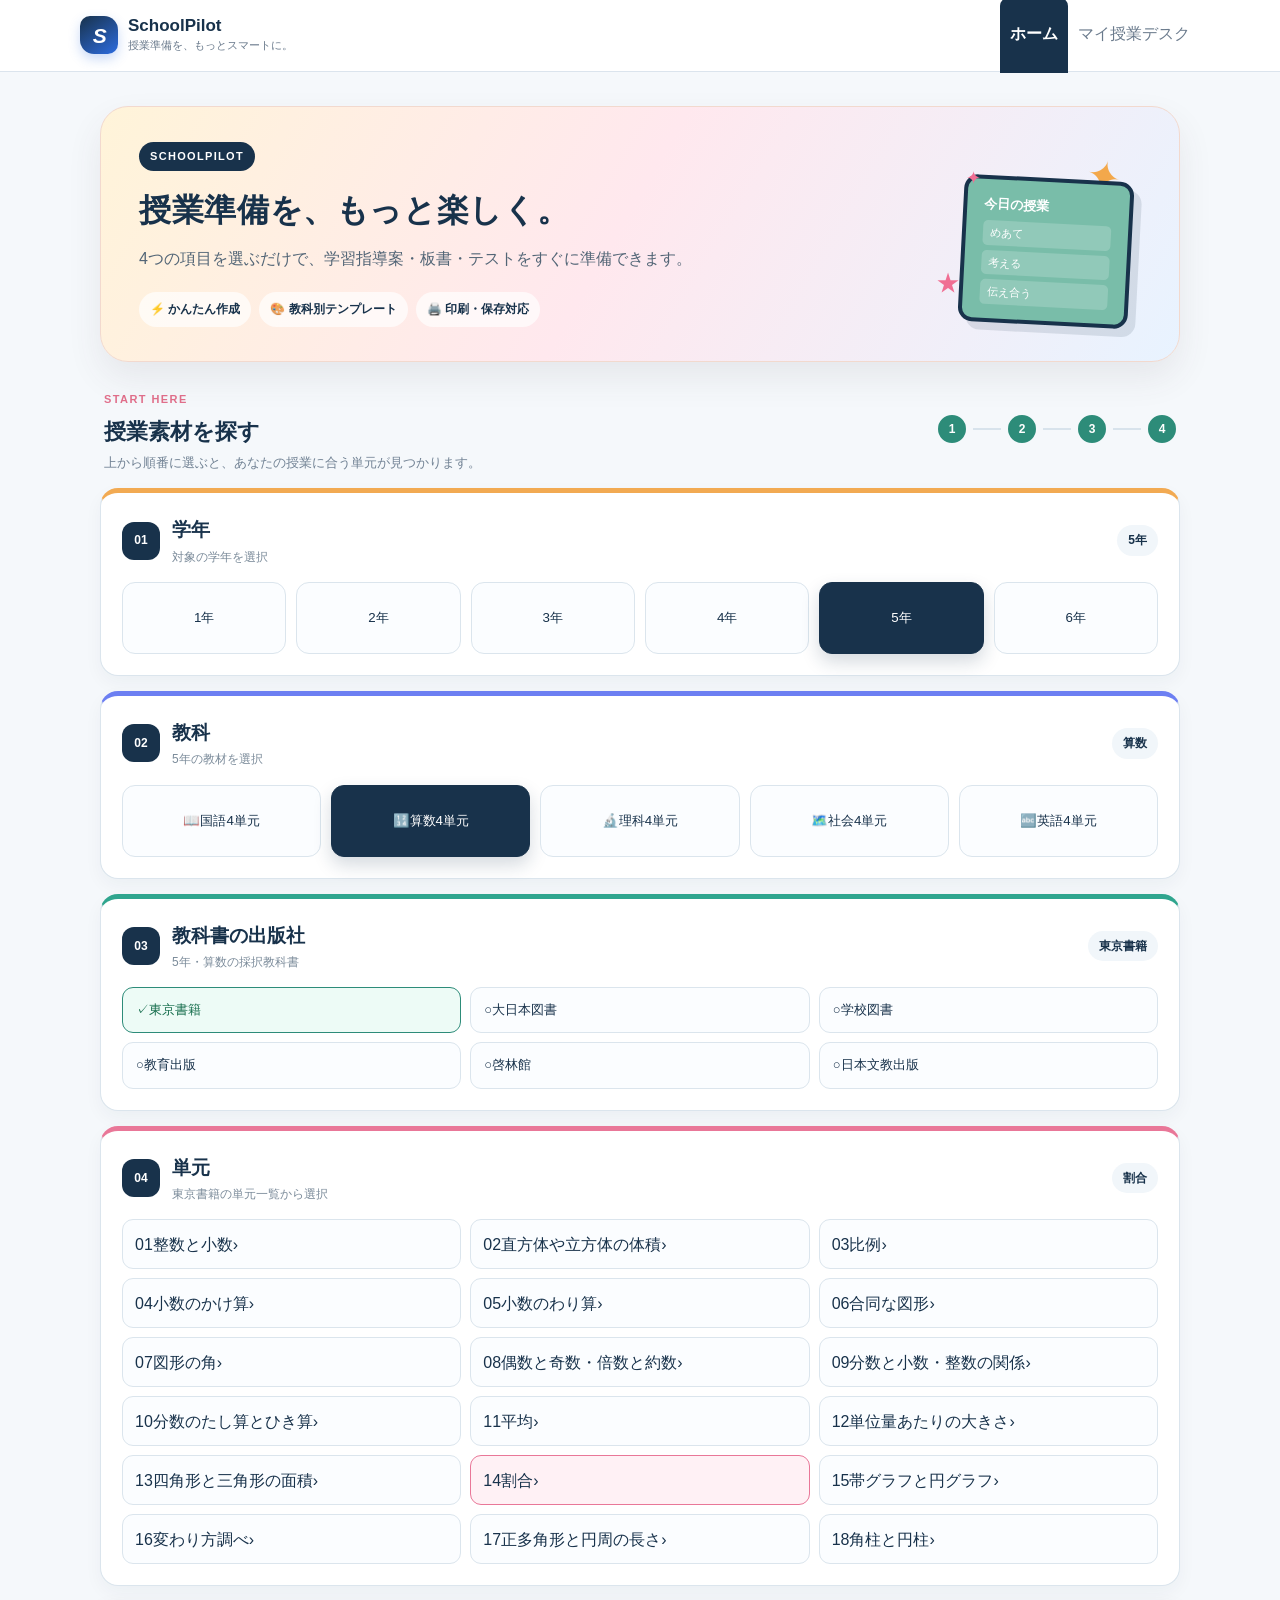
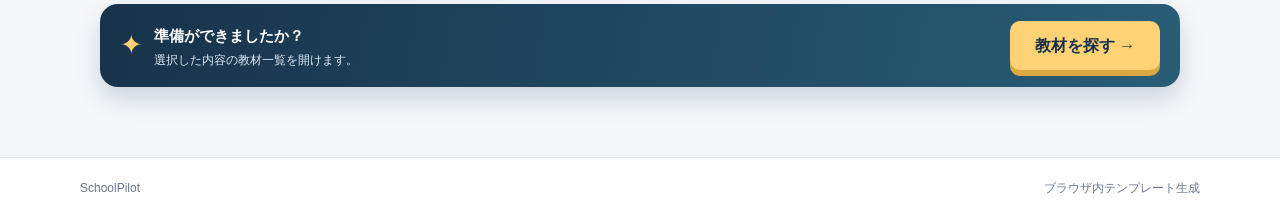
<file: index.html>
<!doctype html>
<html lang="ja">
<head>
  <meta charset="utf-8">
  <meta name="viewport" content="width=device-width, initial-scale=1">
  <meta name="description" content="SchoolPilot - 授業案・板書・小テストをブラウザ内で作成">
  <title>SchoolPilot v14</title>
  <link rel="stylesheet" href="styles.css">
</head>
<body>
  <header class="site-header">
    <div class="brand"><span class="brand-mark">S</span><div><strong>SchoolPilot</strong><small>授業準備を、もっとスマートに。</small></div></div>
    <nav aria-label="メインナビ"><button class="nav-link active" data-page="home">ホーム</button><button class="nav-link" data-page="desk">マイ授業デスク</button></nav>
  </header>
  <main id="app" class="container"></main>
  <footer><span>SchoolPilot</span><span>ブラウザ内テンプレート生成</span></footer>
  <script src="app.js"></script>
</body>
</html>
</file>
<file: styles.css>
:root{--navy:#18324b;--blue:#2d6cdf;--sky:#eaf3ff;--mint:#e8f7f1;--ink:#203040;--muted:#6b7b8d;--line:#dbe4ed;--bg:#f5f8fb;--white:#fff;--accent:#ef9f4a;--shadow:0 10px 30px rgba(24,50,75,.08)}
*{box-sizing:border-box}body{margin:0;background:var(--bg);color:var(--ink);font-family:-apple-system,BlinkMacSystemFont,"Noto Sans JP","Yu Gothic",sans-serif;line-height:1.7}.site-header{height:72px;background:var(--white);border-bottom:1px solid var(--line);display:flex;align-items:center;padding:0 max(20px,calc((100% - 1120px)/2));gap:32px}.brand{display:flex;align-items:center;gap:10px;margin-right:auto}.brand-mark{display:grid;place-items:center;width:38px;height:38px;border-radius:12px;background:var(--navy);color:#fff;font-weight:700;font-size:21px}.brand strong{display:block;color:var(--navy);font-size:17px;line-height:1.2}.brand small{display:block;color:var(--muted);font-size:11px}.nav-link{border:0;background:none;color:var(--muted);font:inherit;padding:22px 10px;cursor:pointer}.nav-link.active{color:var(--blue);font-weight:700;border-bottom:3px solid var(--blue)}.version{font-size:12px;color:var(--muted);border:1px solid var(--line);padding:2px 8px;border-radius:20px}.container{max-width:1120px;margin:0 auto;padding:34px 20px 70px}.hero{background:linear-gradient(120deg,#edf5ff,#fff);border:1px solid #dceaff;border-radius:22px;padding:30px 34px;margin-bottom:24px}.eyebrow{color:var(--blue);font-weight:700;font-size:13px;letter-spacing:.08em}.hero h1{margin:5px 0 8px;font-size:30px;color:var(--navy)}.hero p{margin:0;color:var(--muted)}.section-title{display:flex;justify-content:space-between;align-items:end;margin:28px 0 12px}.section-title h2{margin:0;color:var(--navy);font-size:20px}.section-title p{margin:0;color:var(--muted);font-size:13px}.grade-grid,.subject-grid,.unit-grid{display:grid;grid-template-columns:repeat(auto-fit,minmax(150px,1fr));gap:12px}.choice,.unit-card,.desk-card{background:var(--white);border:1px solid var(--line);border-radius:14px;padding:16px;cursor:pointer;text-align:left;transition:.2s;box-shadow:0 3px 10px rgba(24,50,75,.03)}.choice:hover,.unit-card:hover,.choice.selected{border-color:var(--blue);transform:translateY(-2px);box-shadow:var(--shadow)}.choice strong,.unit-card strong{display:block;color:var(--navy)}.choice span,.unit-card span{font-size:13px;color:var(--muted)}.panel{background:#fff;border:1px solid var(--line);border-radius:18px;padding:24px;box-shadow:var(--shadow);margin-top:20px}.crumbs{color:var(--muted);font-size:13px;margin-bottom:6px}.unit-head{display:flex;justify-content:space-between;gap:20px;align-items:start}.unit-head h1{margin:0;color:var(--navy);font-size:28px}.pill{display:inline-block;padding:3px 10px;border-radius:20px;background:var(--sky);color:var(--blue);font-size:12px;font-weight:700}.tabs{display:flex;gap:8px;border-bottom:1px solid var(--line);margin:22px 0 20px;overflow:auto}.tab{border:0;background:none;padding:10px 14px;color:var(--muted);font:inherit;white-space:nowrap;cursor:pointer}.tab.active{color:var(--blue);font-weight:700;border-bottom:3px solid var(--blue)}.levels{display:flex;flex-wrap:wrap;gap:8px;margin:12px 0 18px}.level{border:1px solid var(--line);background:#fff;border-radius:20px;padding:7px 14px;color:var(--ink);cursor:pointer}.level.selected{background:var(--navy);color:#fff;border-color:var(--navy)}.primary,.secondary{border:0;border-radius:10px;padding:11px 17px;font:inherit;font-weight:700;cursor:pointer}.primary{background:var(--blue);color:#fff}.secondary{background:#eef3f7;color:var(--navy)}.actions{display:flex;flex-wrap:wrap;gap:10px;margin-top:18px}.feature{border:1px solid var(--line);border-radius:14px;padding:20px;margin:16px 0;background:linear-gradient(120deg,#fff,#fbfdff)}.feature h2{font-size:19px;margin:0 0 4px;color:var(--navy)}.feature p{margin:0;color:var(--muted);font-size:13px}.feature.test{border-color:#c9e9dd;background:linear-gradient(120deg,#f4fffa,#fff)}.result{margin-top:20px;border-top:1px solid var(--line);padding-top:20px}.result h3{margin:0;color:var(--navy)}.question{background:#f8fafc;border:1px solid var(--line);border-radius:12px;padding:15px;margin:12px 0}.question-head{display:flex;gap:8px;align-items:center;margin-bottom:6px}.qno{background:var(--navy);color:#fff;border-radius:50%;width:26px;height:26px;display:grid;place-items:center;font-size:13px}.format{font-size:11px;color:var(--blue);font-weight:700;background:var(--sky);border-radius:12px;padding:2px 8px}.question p{margin:5px 0}.answer{color:#146c4b;font-weight:700}.explain{color:#526576;font-size:13px}.notice{color:var(--muted);font-size:13px;background:#f7f9fb;padding:11px 13px;border-radius:10px}.empty{padding:50px 20px;text-align:center;color:var(--muted);background:#fff;border:1px dashed var(--line);border-radius:16px}.desk-grid{display:grid;grid-template-columns:repeat(auto-fit,minmax(240px,1fr));gap:14px}.desk-card h3{margin:0 0 6px;color:var(--navy);font-size:16px}.desk-card p{font-size:13px;color:var(--muted);margin:0}footer{border-top:1px solid var(--line);padding:20px max(20px,calc((100% - 1120px)/2));display:flex;justify-content:space-between;color:var(--muted);font-size:12px;background:#fff}@media(max-width:650px){.site-header{gap:8px;padding:0 14px}.brand small{display:none}.nav-link{font-size:13px;padding:22px 5px}.version{display:none}.container{padding:22px 14px 50px}.hero{padding:22px}.hero h1{font-size:24px}.unit-head{display:block}.unit-head .pill{margin-top:10px}footer{display:block}footer span{display:block;margin:3px 0}}
 .question{border-width:2px;box-shadow:0 4px 0 #edf3f8}.question:nth-of-type(3n+1){border-color:#bfe5dc;background:#f5fffc}.question:nth-of-type(3n+2){border-color:#f5d7a9;background:#fffaf2}
.result .format{display:none}.work-label{font-size:12px;color:var(--muted);margin-top:10px}.question .answer-line{height:46px}.question:has(.format){min-height:0}
.worksheet-preview{display:grid;grid-template-columns:1fr 1fr;gap:12px;margin-top:14px}.worksheet-item{border:2px solid #bfe5dc;border-radius:14px;padding:14px;background:#f5fffc;min-height:130px}.worksheet-item:nth-child(even){border-color:#f5d7a9;background:#fffaf2}.worksheet-label{display:inline-block;margin-right:7px;padding:3px 9px;border-radius:7px;background:var(--navy);color:#fff;font-weight:700;font-size:13px}.worksheet-item strong{font-size:14px}.worksheet-lines{height:48px;border-bottom:1px dashed #aebdca;margin-top:16px}@media(max-width:650px){.worksheet-preview{grid-template-columns:1fr}}
.pack{border-color:#d8c9f4;background:linear-gradient(120deg,#fbf8ff,#fff)}.pack-list{display:grid;grid-template-columns:1fr 1fr;gap:10px;margin-top:16px}.pack-list div{padding:12px;border-radius:10px;background:#fff;border:1px solid var(--line)}.pack-list b{display:block;color:var(--navy)}.pack-list span{font-size:12px;color:var(--muted)}@media(max-width:650px){.pack-list{grid-template-columns:1fr}}
.brand-mark{background:linear-gradient(145deg,#18324b 0%,#2d6cdf 100%);border-radius:10px 14px 10px 14px;box-shadow:0 5px 12px rgba(45,108,223,.25);font-family:Arial,sans-serif;font-style:italic;letter-spacing:-.08em}.brand-mark::after{content:'';position:absolute}
.source-note{margin:8px 0 14px;color:var(--muted);font-size:11px}.source-note a{color:var(--blue);text-decoration:none}.source-note a:hover{text-decoration:underline}
.support-paper{margin-top:14px}.support-row{display:flex;gap:12px;align-items:flex-start;padding:13px;border:1px solid var(--line);border-radius:10px;margin:9px 0;background:#fbfdff}.support-row b{display:grid;place-items:center;min-width:27px;height:27px;border-radius:50%;background:var(--navy);color:#fff}.support-row span{font-weight:600;color:var(--ink)}
.lesson-sample-image{margin:18px 0 4px;border:1px solid #d7e3ee;border-radius:16px;overflow:hidden;background:#f5f9fc;box-shadow:0 8px 20px rgba(25,55,80,.08)}
.lesson-sample-title{display:flex;align-items:center;gap:12px;padding:16px 18px;background:linear-gradient(135deg,var(--sample-accent),#18324b);color:#fff}.lesson-sample-title>span{display:grid;place-items:center;width:42px;height:42px;border-radius:12px;background:rgba(255,255,255,.18);font-size:23px}.lesson-sample-title b{display:block;font-size:17px}.lesson-sample-title small{display:block;margin-top:3px;color:rgba(255,255,255,.82)}
.lesson-sample-flow{display:grid;grid-template-columns:repeat(5,1fr);gap:8px;padding:14px}.lesson-sample-step{min-width:0;padding:11px 9px;border:1px solid #d8e3ec;border-radius:11px;background:#fff}.lesson-sample-step>strong{display:grid;place-items:center;width:24px;height:24px;border-radius:50%;background:#18324b;color:#fff;font-size:12px;margin-bottom:8px}.lesson-sample-step b{display:block;font-size:12px;color:#18324b}.lesson-sample-step p{margin:6px 0 0;font-size:11px;line-height:1.55;color:#526576}.lesson-sample-image::after{content:'学習指導案サンプル';display:block;padding:0 14px 10px;text-align:right;font-size:10px;color:#8192a2}
@media (max-width:760px){.lesson-sample-flow{grid-template-columns:1fr 1fr}.lesson-sample-step:last-child{grid-column:1/-1}}
.desk-category{margin-top:28px}.desk-category .section-title{margin-top:0}
.danger{border:0;border-radius:10px;padding:11px 17px;font:inherit;font-weight:700;cursor:pointer;background:#fff0f0;color:#b43a3a}
.board-visual{margin:16px 0;border-radius:14px;background:#18324b;padding:12px;color:#fff;box-shadow:inset 0 0 0 3px #2b526f}.board-head{font-size:12px;color:#bfe5dc;margin-bottom:8px}.board-columns{display:grid;grid-template-columns:repeat(3,1fr);gap:8px}.board-part{min-height:135px;padding:12px;border:1px solid rgba(255,255,255,.35);border-radius:8px;background:rgba(255,255,255,.06)}.board-part b{color:#ffe28a}.board-part p{font-size:14px;margin:8px 0}.board-icon{font-size:23px;display:block}.number-line{display:flex;align-items:center;gap:5px;color:#ffe28a;margin-top:18px}.number-line i{height:3px;background:#ffe28a;flex:1;position:relative}.number-line i:after{content:'';position:absolute;left:45%;top:-5px;width:12px;height:12px;border-radius:50%;background:#ff9f6e}@media(max-width:650px){.board-columns{grid-template-columns:1fr}.board-part{min-height:90px}}
.overview-points{display:flex;flex-wrap:wrap;gap:8px;margin-top:14px}.overview-points span{padding:7px 11px;border-radius:20px;background:var(--sky);color:var(--blue);font-size:13px}.minutes{display:flex;gap:8px;margin-top:14px}
.overview-card{background:#fff;border:1px solid var(--line);border-radius:16px;padding:22px;box-shadow:var(--shadow)}.overview-card h2{font-size:18px;color:var(--navy);margin:18px 0 6px}.overview-card h2:first-of-type{margin-top:14px}.evaluation-grid{display:grid;grid-template-columns:repeat(3,1fr);gap:10px}.evaluation-grid>div{border:1px solid var(--line);border-radius:10px;padding:12px;background:#f8fbfe}.evaluation-grid b{color:var(--blue);font-size:13px}.evaluation-grid p{font-size:13px;color:var(--muted);margin:6px 0 0}@media(max-width:700px){.evaluation-grid{grid-template-columns:1fr}}
  .publisher-grid{display:grid;grid-template-columns:repeat(auto-fit,minmax(150px,1fr));gap:12px}.publisher-note{margin:10px 0 20px;color:var(--muted);font-size:12px}
  .home-search{text-align:center;margin:32px 0 8px}.search-button{min-width:180px;font-size:17px}.search-button:disabled{background:#cbd5df;color:#fff;cursor:not-allowed;transform:none;box-shadow:none}.search-note{margin:10px 0;color:var(--muted);font-size:12px}
  .choice.selected,.unit-card.selected{background:var(--navy);border-color:var(--navy);color:#fff;box-shadow:0 6px 16px rgba(24,50,75,.2)}.choice.selected strong,.unit-card.selected strong{color:#fff}.choice.selected span,.unit-card.selected span{color:#eaf3ff}
  .tab.active{background:var(--navy);color:#fff;border-bottom-color:var(--navy);border-radius:8px 8px 0 0}.nav-link.active{background:var(--navy);color:#fff;border-bottom-color:var(--navy);border-radius:8px 8px 0 0}
  .reference-card{margin-top:18px;padding:20px;border:1px solid #dceaff;border-radius:14px;background:linear-gradient(120deg,#f7fbff,#fff)}.reference-card h2{margin:0 0 6px;color:var(--navy);font-size:18px}.reference-card p{margin:0 0 14px;color:var(--muted);font-size:13px}.reference-grid{display:grid;grid-template-columns:repeat(3,1fr);gap:10px}.reference-grid a{display:block;padding:12px;border:1px solid var(--line);border-radius:10px;background:#fff;color:var(--blue);font-weight:700;text-decoration:none;font-size:13px}.reference-grid a:hover{border-color:var(--blue);box-shadow:var(--shadow)}.reference-grid a span{display:block;margin-top:5px;color:var(--muted);font-size:11px;font-weight:400}@media(max-width:700px){.reference-grid{grid-template-columns:1fr}}
  .test-source-links{margin:18px 0;padding:14px 16px;border:1px solid #f2d4a5;border-radius:12px;background:#fffaf2;color:var(--ink);font-size:13px}.test-source-links strong{display:block;margin-bottom:8px;color:var(--navy)}.test-source-links a{display:inline-block;margin:4px 12px 0 0;color:var(--blue);font-weight:700;text-decoration:none}.test-source-links a:hover{text-decoration:underline}
  .tab-back{display:flex;justify-content:center;margin:28px 0 4px;padding-top:18px;border-top:1px solid var(--line)}.tab-back .secondary{min-width:150px}
  .home-hero{position:relative;display:flex;justify-content:space-between;gap:28px;overflow:hidden;margin-bottom:22px;padding:34px 38px;border-radius:28px;background:linear-gradient(120deg,#fff4d9 0%,#ffe8ee 48%,#e8f3ff 100%);border:1px solid #f2d9ce;box-shadow:0 16px 35px rgba(80,64,75,.09)}.home-hero-copy{position:relative;z-index:1}.home-kicker{display:inline-block;padding:5px 11px;border-radius:999px;background:#18324b;color:#fff;font-size:11px;font-weight:800;letter-spacing:.12em}.home-hero h1{margin:12px 0 8px;color:#18324b;font-size:32px;letter-spacing:.02em}.home-hero p{max-width:600px;margin:0;color:#526576}.home-benefits{display:flex;flex-wrap:wrap;gap:8px;margin-top:20px}.home-benefits span{padding:7px 11px;border-radius:999px;background:rgba(255,255,255,.7);color:#18324b;font-size:12px;font-weight:700}.home-hero-art{position:relative;width:220px;min-height:150px;flex:0 0 220px}.art-sun{position:absolute;right:20px;top:0;color:#f3a84b;font-size:42px;transform:rotate(15deg)}.art-board{position:absolute;right:10px;bottom:2px;display:grid;gap:5px;width:170px;padding:14px 17px;border:4px solid #18324b;border-radius:14px;background:#79bda9;color:#fff;box-shadow:8px 8px 0 rgba(24,50,75,.12);transform:rotate(3deg)}.art-board b{font-size:13px}.art-board span{padding:3px 7px;border-radius:5px;background:rgba(255,255,255,.18);font-size:11px}.art-star{position:absolute;color:#f06e93}.star-one{left:15px;bottom:23px;font-size:24px}.star-two{left:45px;top:22px;font-size:18px}.selection-guide{display:flex;align-items:center;justify-content:space-between;gap:20px;margin:10px 0 14px;padding:0 4px}.guide-eyebrow{color:#e16f8b;font-size:11px;font-weight:800;letter-spacing:.13em}.selection-guide h2{margin:2px 0;color:#18324b;font-size:22px}.selection-guide p{margin:0;color:#718294;font-size:13px}.selection-progress{display:flex;align-items:center;gap:7px}.progress-dot{display:grid;place-items:center;width:28px;height:28px;border:2px solid #d8e3ec;border-radius:50%;color:#8a9aaa;font-size:12px;font-weight:800;background:#fff}.progress-dot.done{border-color:#2d8c79;background:#2d8c79;color:#fff}.selection-progress i{width:28px;height:2px;background:#d8e3ec}.home-flow{display:grid;gap:15px}.home-step{position:relative;padding:21px;border:1px solid #dbe5ed;border-radius:18px;background:#fff;box-shadow:0 7px 18px rgba(24,50,75,.045)}.step-grade{border-top:5px solid #f2aa52}.step-subject{border-top:5px solid #6c7ff2}.step-publisher{border-top:5px solid #2fa58e}.step-unit{border-top:5px solid #e97798}.home-step-head{display:flex;align-items:center;gap:12px;margin-bottom:15px}.step-badge{display:grid;place-items:center;width:38px;height:38px;border-radius:12px;background:#18324b;color:#fff;font-size:12px;font-weight:800}.home-step-head h2{margin:0;color:#18324b;font-size:19px}.home-step-head p{margin:0;color:#7b8b9a;font-size:12px}.home-step-head>strong{margin-left:auto;padding:5px 11px;border-radius:999px;background:#f1f6fa;color:#18324b;font-size:12px}.home-choice-grid{display:grid;gap:10px}.grade-choice-grid{grid-template-columns:repeat(6,1fr)}.subject-choice-grid{grid-template-columns:repeat(5,1fr)}.home-choice,.home-publisher,.home-unit{border:1px solid #dbe5ed;background:#fbfdff;color:#18324b;cursor:pointer;transition:.18s}.home-choice{min-height:72px;border-radius:13px;padding:10px 8px;text-align:center}.home-choice:hover,.home-publisher:hover,.home-unit:hover{transform:translateY(-2px);border-color:#6c7ff2;box-shadow:0 7px 16px rgba(50,85,120,.1)}.home-choice.selected{border-color:#18324b;background:#18324b;color:#fff;box-shadow:0 8px 18px rgba(24,50,75,.18)}.choice-icon{display:block;margin-bottom:3px;font-size:20px}.home-choice b{display:block;font-size:14px}.home-choice small{display:block;margin-top:2px;color:#7f8e9d;font-size:10px}.home-choice.selected small{color:#d9e7f4}.publisher-choice-grid{display:grid;grid-template-columns:repeat(3,1fr);gap:9px}.home-publisher{display:flex;align-items:center;gap:8px;padding:11px 13px;border-radius:11px;text-align:left;font:inherit;font-size:13px}.home-publisher span{color:#9aacbb;font-weight:800}.home-publisher.selected{border-color:#2d8c79;background:#edfbf6;color:#146c4b}.home-publisher.selected span{color:#2d8c79}.home-unit-grid{display:grid;grid-template-columns:repeat(3,1fr);gap:9px}.home-unit{display:flex;align-items:center;gap:10px;min-height:50px;padding:9px 12px;border-radius:11px;text-align:left;font:inherit}.home-unit>span{color:#e97798;font-size:11px;font-weight:800}.home-unit b{font-size:12px;line-height:1.4}.home-unit em{margin-left:auto;color:#9aacbb;font-size:22px;font-style:normal}.home-unit.selected{border-color:#e97798;background:#fff1f5}.home-unit.selected>span,.home-unit.selected em{color:#e15e80}.home-action{display:flex;align-items:center;justify-content:space-between;gap:20px;margin-top:18px;padding:17px 20px;border-radius:18px;background:linear-gradient(100deg,#18324b,#295d76);color:#fff;box-shadow:0 12px 24px rgba(24,50,75,.18)}.home-action>div{display:flex;align-items:center;gap:11px}.action-spark{font-size:27px;color:#ffd275}.home-action b{font-size:15px}.home-action p{margin:1px 0 0;color:#dcecf5;font-size:12px}.home-search-button{min-width:150px;background:#ffd275;color:#18324b;box-shadow:0 6px 0 #d9a944}.home-search-button:hover{transform:translateY(-1px)}.home-search-button:disabled{background:#95a9b7;color:#e7eef2;box-shadow:none;cursor:not-allowed}.home-search-button span{margin-left:8px;font-size:18px}
  @media(max-width:760px){.home-hero{padding:24px}.home-hero h1{font-size:25px}.home-hero-art{display:none}.selection-guide{display:block}.selection-progress{margin-top:14px}.grade-choice-grid{grid-template-columns:repeat(3,1fr)}.subject-choice-grid{grid-template-columns:repeat(3,1fr)}.publisher-choice-grid,.home-unit-grid{grid-template-columns:1fr}.home-action{display:block}.home-search-button{width:100%;margin-top:13px}}
  .grade-choice-grid .choice-icon{display:none}.grade-choice-grid .home-choice b{font-size:18px}
  .reference-lesson-sample{margin:22px 0 6px;padding:18px;border:1px solid #d7e3ee;border-radius:16px;background:linear-gradient(145deg,#fffdf8,#f7fbff);box-shadow:0 8px 20px rgba(25,55,80,.07)}.sample-heading{display:flex;align-items:center;gap:11px}.sample-heading>span{display:grid;place-items:center;width:38px;height:38px;border-radius:10px;background:#18324b;color:#fff;font-size:20px}.sample-heading h4{margin:0;color:#18324b;font-size:17px}.sample-heading p{margin:2px 0 0;color:#718294;font-size:11px}.reference-lesson-sample h5{margin:16px 0 10px;color:#18324b;font-size:18px}.sample-meta{display:grid;grid-template-columns:1fr 1fr;gap:9px;margin-bottom:12px}.sample-meta>div{padding:10px 12px;border-radius:10px;background:#eef6fb}.sample-meta b{display:block;margin-bottom:3px;color:#2d6b88;font-size:11px}.sample-meta span{display:block;color:#526576;font-size:12px;line-height:1.55}.sample-stages{display:grid;grid-template-columns:repeat(5,1fr);gap:7px}.sample-stages>div{min-width:0;padding:10px 8px;border:1px solid #d8e3ec;border-radius:9px;background:#fff}.sample-stages strong{display:grid;place-items:center;width:22px;height:22px;margin-bottom:6px;border-radius:50%;background:#f0a253;color:#fff;font-size:11px}.sample-stages span{display:block;color:#526576;font-size:11px;line-height:1.55}.sample-source-link{display:inline-block;margin-top:13px;color:#2468d6;font-size:12px;font-weight:700;text-decoration:none}.sample-source-link:hover{text-decoration:underline}@media(max-width:760px){.sample-meta,.sample-stages{grid-template-columns:1fr}.sample-stages>div{display:flex;gap:8px;align-items:flex-start}.sample-stages strong{flex:0 0 auto}}
  .sample-links{display:flex;flex-wrap:wrap;gap:9px;margin-top:14px}.sample-links a{padding:7px 10px;border-radius:999px;background:#eaf3ff;color:#2468d6;font-size:11px;font-weight:700;text-decoration:none}.sample-links a:hover{text-decoration:underline;background:#dceaff}
/* 授業準備タブ・単元別ネタ帳 */
.prep-shell{display:grid;gap:18px}
.prep-hero{padding:24px;border-radius:22px;background:linear-gradient(135deg,#e8f3ff,#fff4df);border:1px solid #d8e6f5}
.prep-hero h2{margin:10px 0 6px;color:#153957;font-size:1.45rem}
.prep-hero p{margin:0;color:#52718f}
.prep-grid{display:grid;grid-template-columns:repeat(5,minmax(0,1fr));gap:12px}
.prep-card{display:flex;gap:10px;align-items:flex-start;padding:16px;border:1px solid #dce8f2;border-radius:16px;background:#fff;box-shadow:0 8px 20px rgba(28,65,98,.06)}
.prep-number{display:grid;place-items:center;flex:0 0 28px;height:28px;border-radius:50%;background:#1d527d;color:#fff;font-weight:800}
.prep-card h3{margin:1px 0 5px;color:#173a59;font-size:1rem}.prep-card p{margin:0;color:#607d96;font-size:.86rem;line-height:1.55}
.prep-resources h2,.prep-notebook h2{margin-top:0;color:#173a59}
.prep-resource-grid{display:grid;grid-template-columns:repeat(3,minmax(0,1fr));gap:12px}
.prep-resource{display:flex;flex-direction:column;gap:7px;padding:16px;border-radius:15px;background:#f6fbff;border:1px solid #d5e6f3;color:#1e5f9a;text-decoration:none;transition:transform .18s,box-shadow .18s}
.prep-resource:hover{transform:translateY(-2px);box-shadow:0 8px 20px rgba(27,87,132,.12)}
.prep-resource strong{font-size:1rem}.prep-resource span{color:#5c7590;font-size:.88rem;line-height:1.55}
.prep-notebook-head{display:flex;justify-content:space-between;align-items:flex-start;gap:12px}.prep-notebook-head p{color:#607d96;margin-top:0}
.prep-note-count{padding:7px 11px;border-radius:999px;background:#fff1d9;color:#9a641e;font-weight:700;white-space:nowrap}
#prep-note-input{width:100%;box-sizing:border-box;resize:vertical;border:1px solid #cbdce9;border-radius:14px;padding:13px;font:inherit;line-height:1.6;background:#fbfdff}
.prep-notes-list{display:grid;gap:10px;margin-top:16px}.prep-note{display:flex;justify-content:space-between;gap:12px;align-items:flex-start;padding:13px 15px;border-radius:13px;background:#fffaf0;border:1px solid #f2dfbc}.prep-note p{margin:5px 0 0;line-height:1.6;white-space:normal}.prep-note time{font-size:.75rem;color:#8c7a63}.prep-note .danger{flex:0 0 auto;padding:7px 10px}.prep-empty{margin:12px 0 0;color:#71859a}
@media (max-width:800px){.prep-grid{grid-template-columns:repeat(2,minmax(0,1fr))}.prep-resource-grid{grid-template-columns:1fr}.prep-card:last-child{grid-column:1/-1}}
@media (max-width:520px){.prep-grid{grid-template-columns:1fr}.prep-card:last-child{grid-column:auto}.prep-hero{padding:18px}.prep-note{flex-direction:column}.prep-note .danger{align-self:flex-end}}
</file>
